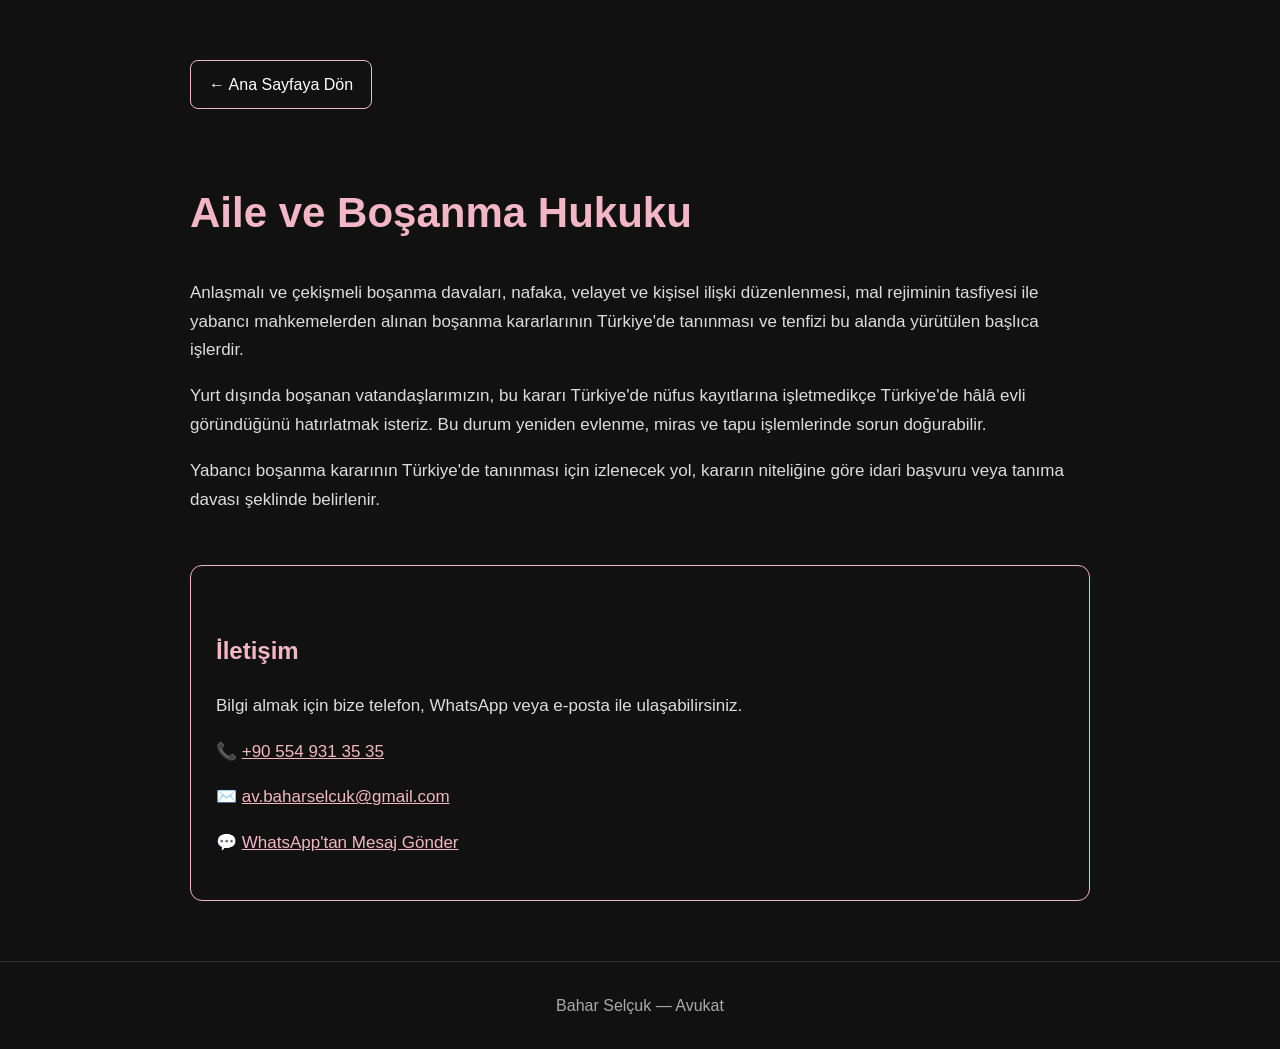
<file: aile-ve-bosanma-hukuku.html>
<!DOCTYPE html>
<html lang="tr">
<head>
  <meta charset="UTF-8">
  <meta name="viewport" content="width=device-width, initial-scale=1.0">
  <title>Aile ve Boşanma Hukuku | Av. Bahar Selçuk</title>

  <style>
    body {
      margin: 0;
      font-family: Arial, sans-serif;
      background: #111;
      color: #fff;
      line-height: 1.7;
    }

    .container {
      max-width: 900px;
      margin: auto;
      padding: 60px 25px;
    }

    h1 {
      color: #f3b6c6;
      font-size: 42px;
      margin-bottom: 30px;
    }

    h2 {
      color: #f3b6c6;
      margin-top: 40px;
    }

    p {
      color: #ddd;
      font-size: 17px;
    }

    .back {
      display: inline-block;
      margin-bottom: 40px;
      color: #fff;
      text-decoration: none;
      border: 1px solid #f3b6c6;
      padding: 10px 18px;
      border-radius: 8px;
    }

    .contact {
      margin-top: 50px;
      padding: 25px;
      border: 1px solid #f3b6c6;
      border-radius: 12px;
    }

    .contact a {
      color: #f3b6c6;
    }

    footer {
      text-align: center;
      padding: 30px;
      color: #aaa;
      border-top: 1px solid #333;
    }
  </style>
</head>

<body>

  <main class="container">

    <a class="back" href="index.html">← Ana Sayfaya Dön</a>

    <h1>Aile ve Boşanma Hukuku</h1>

    <p>
      Anlaşmalı ve çekişmeli boşanma davaları, nafaka, velayet ve kişisel
      ilişki düzenlenmesi, mal rejiminin tasfiyesi ile yabancı mahkemelerden
      alınan boşanma kararlarının Türkiye'de tanınması ve tenfizi bu alanda
      yürütülen başlıca işlerdir.
    </p>

    <p>
      Yurt dışında boşanan vatandaşlarımızın, bu kararı Türkiye'de nüfus
      kayıtlarına işletmedikçe Türkiye'de hâlâ evli göründüğünü hatırlatmak
      isteriz. Bu durum yeniden evlenme, miras ve tapu işlemlerinde sorun
      doğurabilir.
    </p>

    <p>
      Yabancı boşanma kararının Türkiye'de tanınması için izlenecek yol,
      kararın niteliğine göre idari başvuru veya tanıma davası şeklinde
      belirlenir.
    </p>

    <div class="contact">
      <h2>İletişim</h2>

      <p>
        Bilgi almak için bize telefon, WhatsApp veya e-posta ile
        ulaşabilirsiniz.
      </p>

      <p>
        📞 <a href="tel:+905549313535">+90 554 931 35 35</a>
      </p>

      <p>
        ✉️ <a href="mailto:av.baharselcuk@gmail.com">
          av.baharselcuk@gmail.com
        </a>
      </p>

      <p>
        💬 <a href="https://wa.me/905549313535">
          WhatsApp'tan Mesaj Gönder
        </a>
      </p>
    </div>

  </main>

  <footer>
    Bahar Selçuk — Avukat
  </footer>

</body>
</html>
</file>
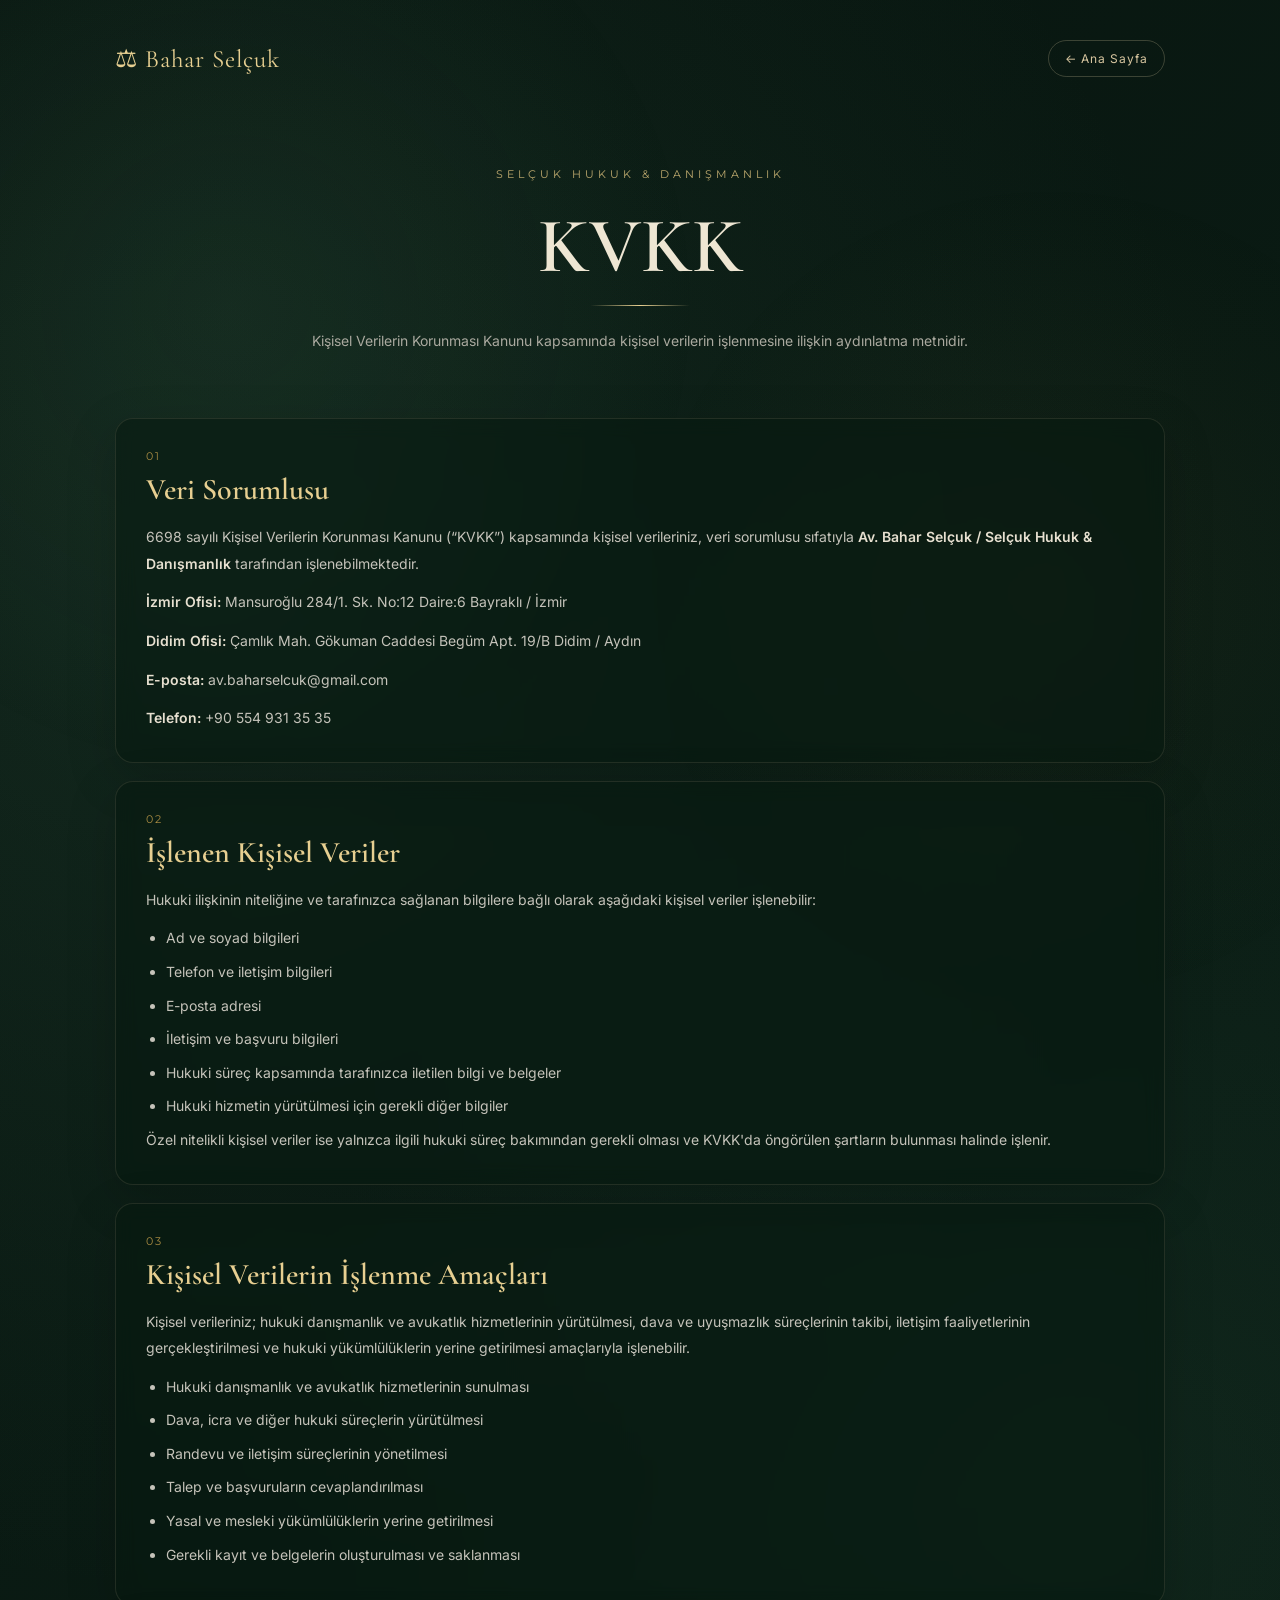
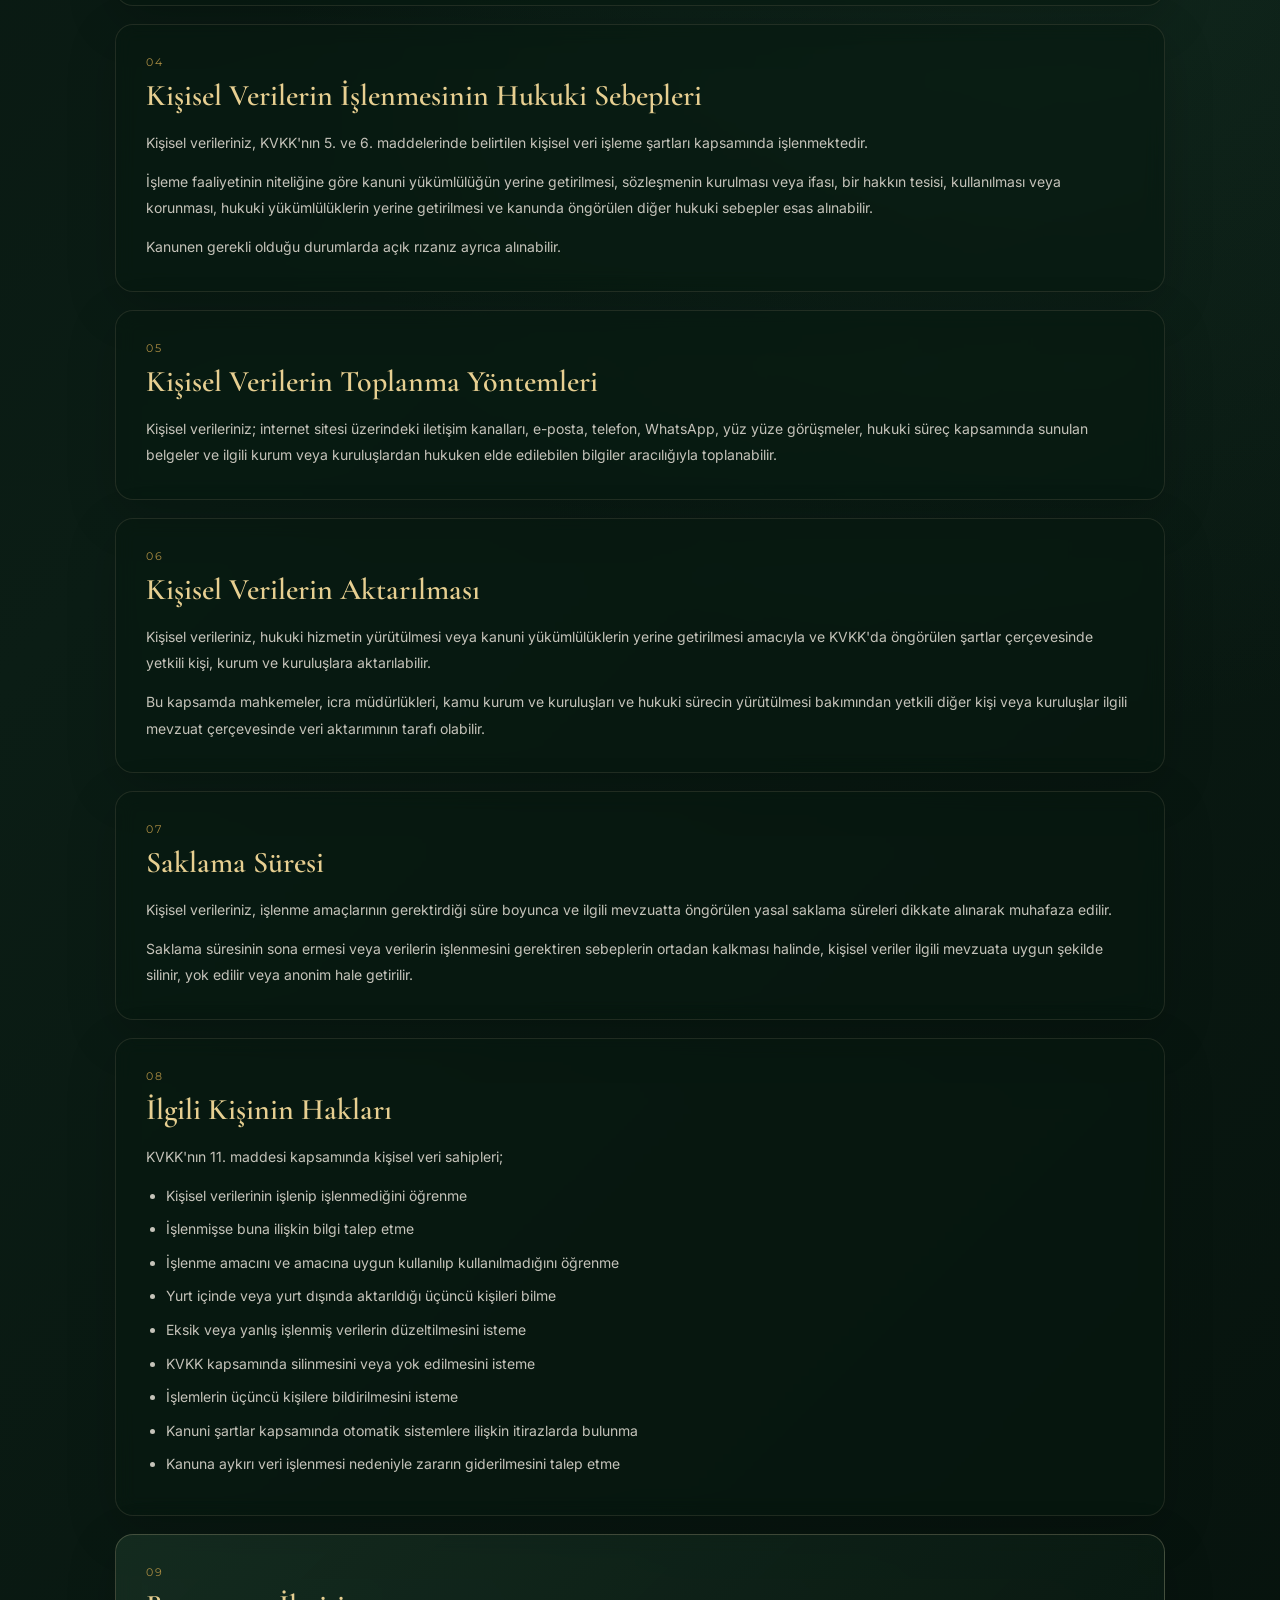
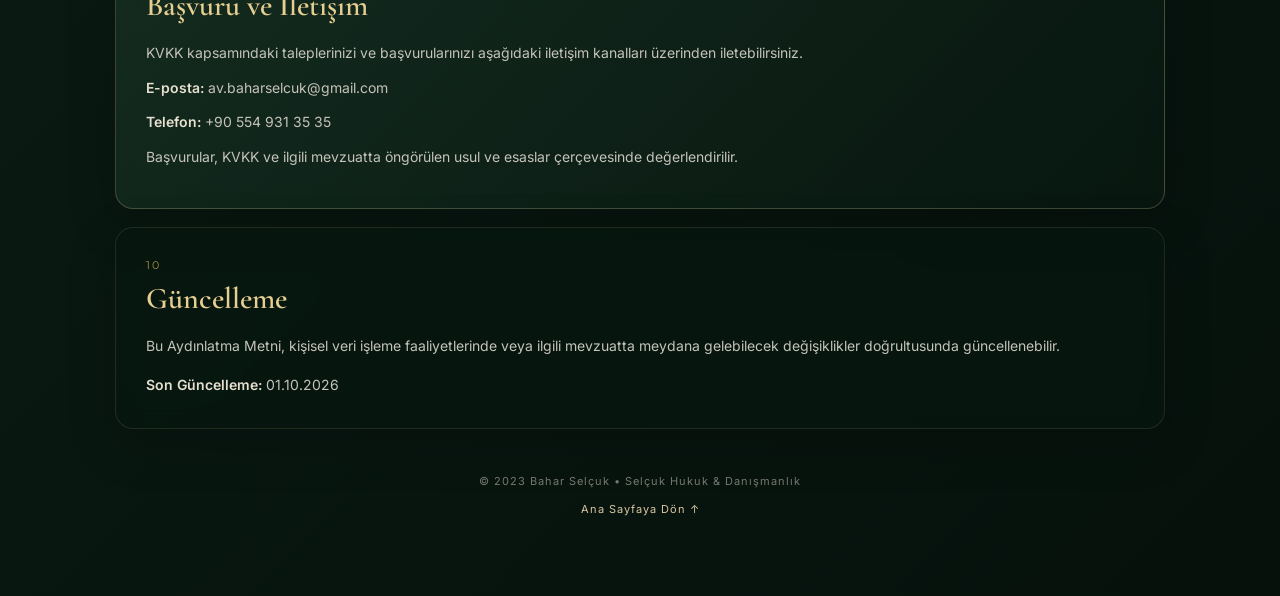
<file: kvkk.html>
<!doctype html>
<html lang="tr">
<head>
  <meta charset="utf-8">
  <meta name="viewport" content="width=device-width, initial-scale=1">

  <title>KVKK Aydınlatma Metni | Av. Bahar Selçuk</title>

  <link rel="preconnect" href="https://fonts.googleapis.com">
  <link rel="preconnect" href="https://fonts.gstatic.com" crossorigin>

  <link href="https://fonts.googleapis.com/css2?family=Cormorant+Garamond:wght@500;600;700&family=Inter:wght@400;500;600&family=Montserrat:wght@500;600;700&display=swap" rel="stylesheet">

  <style>
    *{
      box-sizing:border-box;
      margin:0;
      padding:0;
    }

    html{
      scroll-behavior:smooth;
    }

    body{
      min-height:100vh;
      color:#eee9df;
      font-family:Inter,sans-serif;
      background:
        radial-gradient(circle at 15% 15%,rgba(57,103,78,.22),transparent 30%),
        radial-gradient(circle at 85% 40%,rgba(40,83,62,.20),transparent 32%),
        linear-gradient(135deg,#07130e,#0b1d15 45%,#06110c);
      overflow-x:hidden;
    }

    body::before{
      content:"";
      position:fixed;
      inset:-30%;
      pointer-events:none;
      background:
        radial-gradient(circle at 30% 40%,rgba(75,130,95,.10),transparent 28%),
        radial-gradient(circle at 70% 60%,rgba(188,157,82,.05),transparent 25%);
      animation:aurora 12s ease-in-out infinite alternate;
      z-index:0;
    }

    @keyframes aurora{
      0%{transform:translate3d(-2%,0,0) scale(1);}
      100%{transform:translate3d(2%,-2%,0) scale(1.08);}
    }

    .page{
      position:relative;
      z-index:1;
      width:min(1050px,92%);
      margin:auto;
      padding:30px 0 80px;
    }

    .topbar{
      display:flex;
      justify-content:space-between;
      align-items:center;
      padding:10px 0 35px;
    }

    .brand{
      color:#e7cf91;
      text-decoration:none;
      font-family:Cormorant Garamond,serif;
      font-size:25px;
      letter-spacing:1px;
    }

    .back{
      color:#d8c6a0;
      text-decoration:none;
      font-size:12px;
      letter-spacing:1px;
      border:1px solid rgba(216,198,160,.25);
      padding:10px 16px;
      border-radius:30px;
      transition:.3s ease;
    }

    .back:hover{
      color:#fff;
      border-color:#d8c6a0;
      box-shadow:0 0 18px rgba(216,198,160,.15);
    }

    .hero{
      text-align:center;
      padding:55px 20px 65px;
    }

    .eyebrow{
      color:#bda96e;
      font-size:11px;
      letter-spacing:4px;
      font-family:Montserrat,sans-serif;
      margin-bottom:18px;
    }

    h1{
      font-family:Cormorant Garamond,serif;
      font-size:clamp(45px,7vw,78px);
      font-weight:600;
      color:#eee6d3;
      margin-bottom:12px;
    }

    .gold-line{
      width:100px;
      height:1px;
      margin:0 auto 22px;
      background:linear-gradient(90deg,transparent,#e7cf91,transparent);
    }

    .intro{
      max-width:720px;
      margin:auto;
      color:#aaa99f;
      line-height:1.8;
      font-size:14px;
    }

    .document{
      display:flex;
      flex-direction:column;
      gap:18px;
    }

    .section{
      padding:30px;
      border:1px solid rgba(216,198,160,.12);
      background:rgba(7,24,16,.55);
      backdrop-filter:blur(10px);
      border-radius:18px;
      box-shadow:0 15px 50px rgba(0,0,0,.18);

      opacity:0;
      transform:translateY(35px);
      transition:
        opacity .8s ease,
        transform .8s ease;
    }

    .section.show{
      opacity:1;
      transform:translateY(0);
    }

    .section-number{
      color:#a98b42;
      font-family:Montserrat,sans-serif;
      font-size:11px;
      letter-spacing:2px;
      margin-bottom:8px;
    }

    h2{
      font-family:Cormorant Garamond,serif;
      color:#e7cf91;
      font-size:30px;
      margin-bottom:16px;
      font-weight:600;
    }

    p{
      color:#c5c3ba;
      font-size:14px;
      line-height:1.9;
      margin-bottom:12px;
    }

    p:last-child{
      margin-bottom:0;
    }

    strong{
      color:#e7e0d0;
      font-weight:600;
    }

    ul{
      padding-left:20px;
      margin-top:8px;
    }

    li{
      color:#c5c3ba;
      font-size:14px;
      line-height:1.9;
      margin-bottom:7px;
    }

    .contact-box{
      border-color:rgba(216,198,160,.25);
      background:linear-gradient(
        135deg,
        rgba(30,59,43,.55),
        rgba(8,25,17,.65)
      );
    }

    .contact-box p{
      margin-bottom:8px;
    }

    .footer{
      text-align:center;
      padding-top:45px;
      color:#777970;
      font-size:11px;
      letter-spacing:1px;
    }

    .footer a{
      display:inline-block;
      margin-top:14px;
      color:#d8c6a0;
      text-decoration:none;
    }

    @media(max-width:700px){

      .page{
        width:91%;
        padding-top:18px;
      }

      .topbar{
        padding-bottom:20px;
      }

      .brand{
        font-size:21px;
      }

      .back{
        padding:8px 12px;
        font-size:10px;
      }

      .hero{
        padding:45px 8px 45px;
      }

      h1{
        font-size:48px;
      }

      .section{
        padding:23px 20px;
        border-radius:15px;
      }

      h2{
        font-size:27px;
      }

      p,
      li{
        font-size:13px;
        line-height:1.85;
      }
    }
  </style>
</head>

<body>

<div class="page">

  <div class="topbar">
 <a class="brand" href="https://avbaharselcuk.com.tr/">⚖ Bahar Selçuk</a>
    <a class="back" href="https://avbaharselcuk.com.tr/">← Ana Sayfa</a>
  </div>

  <header class="hero">
    <div class="eyebrow">SELÇUK HUKUK &amp; DANIŞMANLIK</div>

    <h1>KVKK</h1>

    <div class="gold-line"></div>

    <p class="intro">
      Kişisel Verilerin Korunması Kanunu kapsamında kişisel verilerin
      işlenmesine ilişkin aydınlatma metnidir.
    </p>
  </header>

  <main class="document">

    <section class="section">
      <div class="section-number">01</div>
      <h2>Veri Sorumlusu</h2>

      <p>
        6698 sayılı Kişisel Verilerin Korunması Kanunu (“KVKK”) kapsamında
        kişisel verileriniz, veri sorumlusu sıfatıyla
        <strong>Av. Bahar Selçuk / Selçuk Hukuk &amp; Danışmanlık</strong>
        tarafından işlenebilmektedir.
      </p>

      <p>
        <strong>İzmir Ofisi:</strong>
        Mansuroğlu 284/1. Sk. No:12 Daire:6 Bayraklı / İzmir
      </p>

      <p>
        <strong>Didim Ofisi:</strong>
        Çamlık Mah. Gökuman Caddesi Begüm Apt. 19/B Didim / Aydın
      </p>

      <p>
        <strong>E-posta:</strong> av.baharselcuk@gmail.com
      </p>

      <p>
        <strong>Telefon:</strong> +90 554 931 35 35
      </p>
    </section>


    <section class="section">
      <div class="section-number">02</div>
      <h2>İşlenen Kişisel Veriler</h2>

      <p>
        Hukuki ilişkinin niteliğine ve tarafınızca sağlanan bilgilere bağlı
        olarak aşağıdaki kişisel veriler işlenebilir:
      </p>

      <ul>
        <li>Ad ve soyad bilgileri</li>
        <li>Telefon ve iletişim bilgileri</li>
        <li>E-posta adresi</li>
        <li>İletişim ve başvuru bilgileri</li>
        <li>Hukuki süreç kapsamında tarafınızca iletilen bilgi ve belgeler</li>
        <li>Hukuki hizmetin yürütülmesi için gerekli diğer bilgiler</li>
      </ul>

      <p>
        Özel nitelikli kişisel veriler ise yalnızca ilgili hukuki süreç
        bakımından gerekli olması ve KVKK'da öngörülen şartların bulunması
        halinde işlenir.
      </p>
    </section>


    <section class="section">
      <div class="section-number">03</div>
      <h2>Kişisel Verilerin İşlenme Amaçları</h2>

      <p>
        Kişisel verileriniz; hukuki danışmanlık ve avukatlık hizmetlerinin
        yürütülmesi, dava ve uyuşmazlık süreçlerinin takibi, iletişim
        faaliyetlerinin gerçekleştirilmesi ve hukuki yükümlülüklerin yerine
        getirilmesi amaçlarıyla işlenebilir.
      </p>

      <ul>
        <li>Hukuki danışmanlık ve avukatlık hizmetlerinin sunulması</li>
        <li>Dava, icra ve diğer hukuki süreçlerin yürütülmesi</li>
        <li>Randevu ve iletişim süreçlerinin yönetilmesi</li>
        <li>Talep ve başvuruların cevaplandırılması</li>
        <li>Yasal ve mesleki yükümlülüklerin yerine getirilmesi</li>
        <li>Gerekli kayıt ve belgelerin oluşturulması ve saklanması</li>
      </ul>
    </section>


    <section class="section">
      <div class="section-number">04</div>
      <h2>Kişisel Verilerin İşlenmesinin Hukuki Sebepleri</h2>

      <p>
        Kişisel verileriniz, KVKK'nın 5. ve 6. maddelerinde belirtilen
        kişisel veri işleme şartları kapsamında işlenmektedir.
      </p>

      <p>
        İşleme faaliyetinin niteliğine göre kanuni yükümlülüğün yerine
        getirilmesi, sözleşmenin kurulması veya ifası, bir hakkın tesisi,
        kullanılması veya korunması, hukuki yükümlülüklerin yerine
        getirilmesi ve kanunda öngörülen diğer hukuki sebepler esas alınabilir.
      </p>

      <p>
        Kanunen gerekli olduğu durumlarda açık rızanız ayrıca alınabilir.
      </p>
    </section>


    <section class="section">
      <div class="section-number">05</div>
      <h2>Kişisel Verilerin Toplanma Yöntemleri</h2>

      <p>
        Kişisel verileriniz; internet sitesi üzerindeki iletişim kanalları,
        e-posta, telefon, WhatsApp, yüz yüze görüşmeler, hukuki süreç
        kapsamında sunulan belgeler ve ilgili kurum veya kuruluşlardan
        hukuken elde edilebilen bilgiler aracılığıyla toplanabilir.
      </p>
    </section>


    <section class="section">
      <div class="section-number">06</div>
      <h2>Kişisel Verilerin Aktarılması</h2>

      <p>
        Kişisel verileriniz, hukuki hizmetin yürütülmesi veya kanuni
        yükümlülüklerin yerine getirilmesi amacıyla ve KVKK'da öngörülen
        şartlar çerçevesinde yetkili kişi, kurum ve kuruluşlara aktarılabilir.
      </p>

      <p>
        Bu kapsamda mahkemeler, icra müdürlükleri, kamu kurum ve kuruluşları
        ve hukuki sürecin yürütülmesi bakımından yetkili diğer kişi veya
        kuruluşlar ilgili mevzuat çerçevesinde veri aktarımının tarafı olabilir.
      </p>
    </section>


    <section class="section">
      <div class="section-number">07</div>
      <h2>Saklama Süresi</h2>

      <p>
        Kişisel verileriniz, işlenme amaçlarının gerektirdiği süre boyunca
        ve ilgili mevzuatta öngörülen yasal saklama süreleri dikkate alınarak
        muhafaza edilir.
      </p>

      <p>
        Saklama süresinin sona ermesi veya verilerin işlenmesini gerektiren
        sebeplerin ortadan kalkması halinde, kişisel veriler ilgili mevzuata
        uygun şekilde silinir, yok edilir veya anonim hale getirilir.
      </p>
    </section>


    <section class="section">
      <div class="section-number">08</div>
      <h2>İlgili Kişinin Hakları</h2>

      <p>
        KVKK'nın 11. maddesi kapsamında kişisel veri sahipleri;
      </p>

      <ul>
        <li>Kişisel verilerinin işlenip işlenmediğini öğrenme</li>
        <li>İşlenmişse buna ilişkin bilgi talep etme</li>
        <li>İşlenme amacını ve amacına uygun kullanılıp kullanılmadığını öğrenme</li>
        <li>Yurt içinde veya yurt dışında aktarıldığı üçüncü kişileri bilme</li>
        <li>Eksik veya yanlış işlenmiş verilerin düzeltilmesini isteme</li>
        <li>KVKK kapsamında silinmesini veya yok edilmesini isteme</li>
        <li>İşlemlerin üçüncü kişilere bildirilmesini isteme</li>
        <li>Kanuni şartlar kapsamında otomatik sistemlere ilişkin itirazlarda bulunma</li>
        <li>Kanuna aykırı veri işlenmesi nedeniyle zararın giderilmesini talep etme</li>
      </ul>
    </section>


    <section class="section contact-box">
      <div class="section-number">09</div>
      <h2>Başvuru ve İletişim</h2>

      <p>
        KVKK kapsamındaki taleplerinizi ve başvurularınızı aşağıdaki iletişim
        kanalları üzerinden iletebilirsiniz.
      </p>

      <p>
        <strong>E-posta:</strong> av.baharselcuk@gmail.com
      </p>

      <p>
        <strong>Telefon:</strong> +90 554 931 35 35
      </p>

      <p>
        Başvurular, KVKK ve ilgili mevzuatta öngörülen usul ve esaslar
        çerçevesinde değerlendirilir.
      </p>
    </section>


    <section class="section">
      <div class="section-number">10</div>
      <h2>Güncelleme</h2>

      <p>
        Bu Aydınlatma Metni, kişisel veri işleme faaliyetlerinde veya ilgili
        mevzuatta meydana gelebilecek değişiklikler doğrultusunda
        güncellenebilir.
      </p>

      <p>
        <strong>Son Güncelleme:</strong> 01.10.2026
      </p>
    </section>

  </main>

  <div class="footer">
    © 2023 Bahar Selçuk • Selçuk Hukuk &amp; Danışmanlık
    <br>
    <a href="https://avbaharselcuk.com.tr/">Ana Sayfaya Dön ↑</a>
  </div>

</div>


<script>
  const sections = document.querySelectorAll('.section');

  const observer = new IntersectionObserver((entries)=>{
    entries.forEach(entry=>{
      if(entry.isIntersecting){
        entry.target.classList.add('show');
      }
    });
  },{
    threshold:0.12
  });

  sections.forEach(section=>{
    observer.observe(section);
  });
</script>

</body>
</html>
</file>
